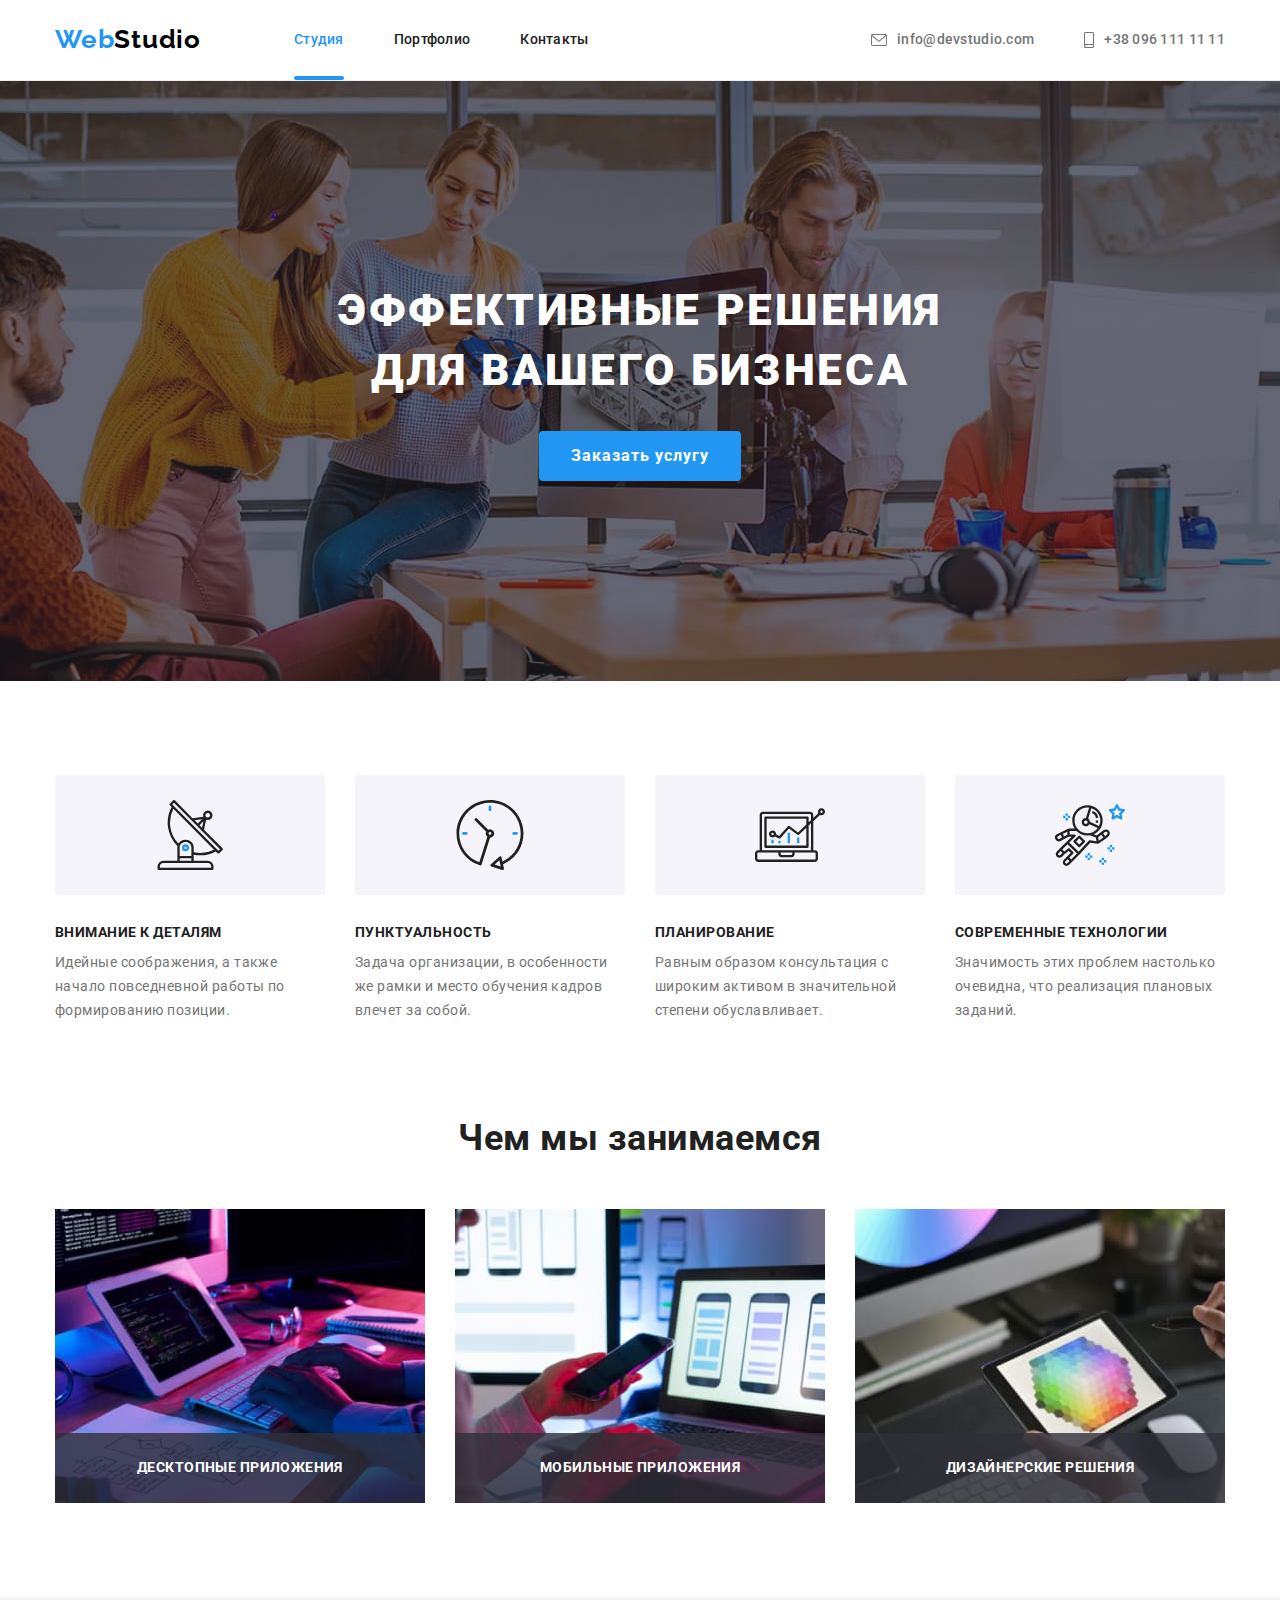
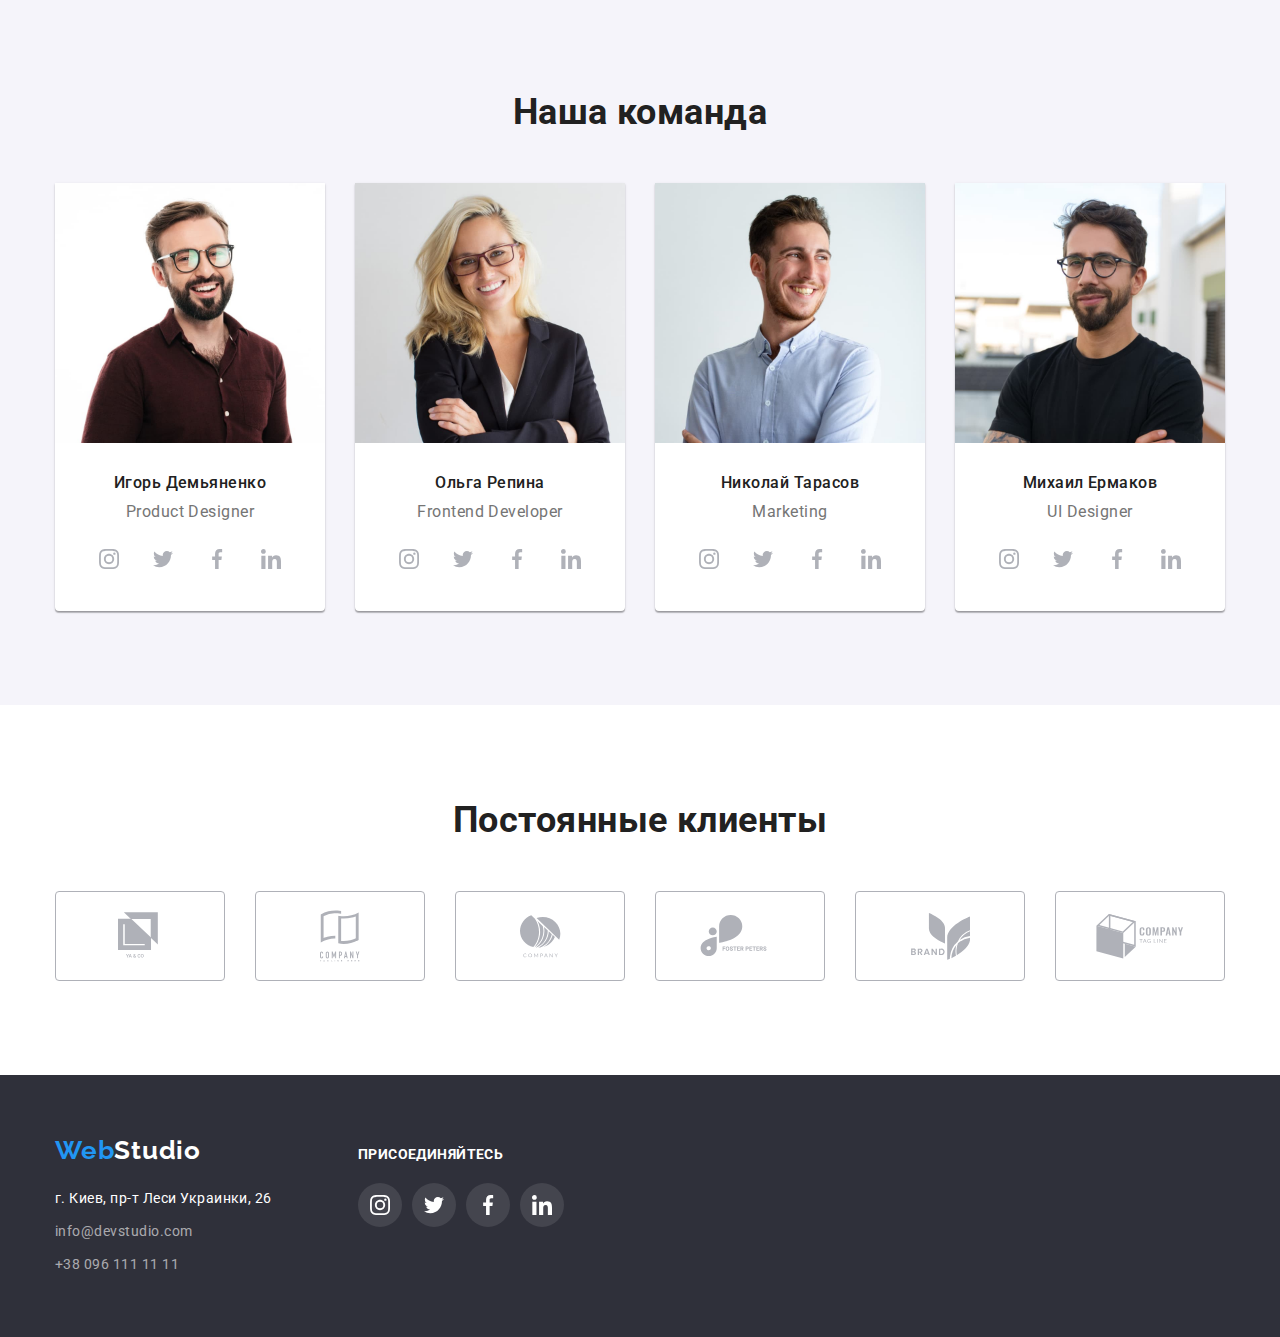
<file: index.html>
<!DOCTYPE html>
<html lang="ru">
<head>
    <meta charset="UTF-8">
    <meta name="viewport" content="width=device-width, initial-scale=1.0">
    <title>Web Studio</title>
    <link rel="preconnect" href="https://fonts.gstatic.com">
    <link href="https://fonts.googleapis.com/css2?family=Raleway:wght@700&family=Roboto:wght@400;500;700;900&display=swap"
          rel="stylesheet">
    <link rel="stylesheet" href="./css/normalize.css">
    <link rel="stylesheet" href="./css/main.css">
    <link rel="stylesheet" href="./css/style.css">
</head>
<body>
    <header>
        <div class="container">
            <nav class="header-nav">
                <a class="logo" href="./index.html">Web<span class="logo-black">Studio</span></a>
                <ul class="list-nav">
                    <li>
                        <a class="current" href="./index.html">Студия</a>
                    </li>
                    <li>
                        <a href="./portfolio.html">Портфолио</a>
                    </li>
                    <li>
                        <a href="#">Контакты</a>
                    </li>
                </ul>
            </nav>
            
            <ul class="header-contacts">
                <li>
                    <a href="mailto:info@devstudio.com">
                        <svg class="header-icon" width="16" height="12">
                            <use href="./images/icons.svg#icon-mail"></use>
                        </svg>
                        info@devstudio.com
                    </a>
                </li>
                <li>
                    <a href="tel:+380961111111">
                        <svg class="header-icon" width="10" height="16">
                            <use href="./images/icons.svg#icon-phone"></use>
                        </svg>
                        +38 096 111 11 11
                    </a>
                </li>
            </ul>
        </div>
    </header>

    <main>
        <section class="section-hero">
            <div class="container">
                <h1>Эффективные решения для вашего бизнеса</h1>
                <button class="button-hero" data-modal-open>Заказать услугу</button>
            </div>
        </section>

        <section class="section-benefits">
            <div class="container">
                <h2 class="visually-hidden">Наші переваги</h2>
                <ul class="benefits">

                    <li class="benefits-item">
                        <div class="benefits-img">
                            <svg class="benefits-icon">
                                <use href="./images/icons.svg#icon-antenna"></use>
                            </svg>
                        </div>
                        <h3>Внимание к деталям</h3>
                        <p>Идейные соображения, а также начало повседневной работы по формированию позиции.</p>
                    </li>

                    <li class="benefits-item">
                        <div class="benefits-img">
                            <svg class="benefits-icon">
                                <use href="./images/icons.svg#icon-clock"></use>
                            </svg>
                        </div>
                        <h3>Пунктуальность</h3>
                        <p>Задача организации, в особенности же рамки и место обучения кадров влечет за собой.</p>
                    </li>

                    <li class="benefits-item">
                        <div class="benefits-img">
                            <svg class="benefits-icon">
                                <use href="./images/icons.svg#icon-diagram"></use>
                            </svg>
                        </div>
                        <h3>Планирование</h3>
                        <p>Равным образом консультация с широким активом в значительной степени обуславливает.</p>
                    </li>

                    <li class="benefits-item">
                        <div class="benefits-img">
                            <svg class="benefits-icon">
                                <use href="./images/icons.svg#icon-astronaut"></use>
                            </svg>
                        </div>
                        <h3>Современные технологии</h3>
                        <p>Значимость этих проблем настолько очевидна, что реализация плановых заданий.</p>
                    </li>

                </ul>
            </div>
        </section>

        <section>
            <div class="container">
                <h2>Чем мы занимаемся</h2>
                <ul class="activity">
                    <li>
                        <div class="activity-thumb">
                            <img src="./images/img_1.jpg" alt="Розробка" width="370">
                            <div class="activity-description">
                                <p>Десктопные приложения</p>
                            </div>
                        </div>
                    </li>
                    <li>
                        <div class="activity-thumb">
                            <img src="./images/img_2.jpg" alt="Розробка" width="370">
                            <div class="activity-description">
                                <p>Мобильные приложения</p>
                            </div>
                        </div>
                    </li>
                    <li>
                        <div class="activity-thumb">
                            <img src="./images/img_3.jpg" alt="Розробка" width="370">
                            <div class="activity-description">
                                <p>Дизайнерские решения</p>
                            </div>
                        </div>
                    </li>
                </ul>
            </div>
        </section>

        <section class="section-team">
            <div class="container">
                <h2>Наша команда</h2>
                <ul class="team">
                    <li class="team-item">
                        <img src="./images/igor.jpg" alt="Игорь Демьяненко - Product Designer" width="270">
                        <div class="team-description">
                            <h3>Игорь Демьяненко</h3>
                            <p>Product Designer</p>
                            <ul>
                                <li>
                                    <a class="social-link" href="#">
                                        <svg class="social-icon">
                                            <use href="./images/icons.svg#icon-instagram"></use>
                                        </svg>
                                    </a>
                                </li>
                                <li>
                                    <a class="social-link" href="#">
                                        <svg class="social-icon">
                                            <use href="./images/icons.svg#icon-twitter"></use>
                                        </svg>
                                    </a>
                                </li>
                                <li>
                                    <a class="social-link" href="#">
                                        <svg class="social-icon">
                                            <use href="./images/icons.svg#icon-facebook"></use>
                                        </svg>
                                    </a>
                                </li>
                                <li>
                                    <a class="social-link" href="#">
                                        <svg class="social-icon">
                                            <use href="./images/icons.svg#icon-linkedin"></use>
                                        </svg>
                                    </a>
                                </li>
                            </ul>
                        </div>
                    </li>

                    <li class="team-item">
                        <img src="./images/olga.jpg" alt="Ольга Репина - Frontend Developer" width="270">
                            <div class="team-description">
                                <h3>Ольга Репина</h3>
                                <p>Frontend Developer</p>
                                <ul>
                                    <li>
                                        <a class="social-link" href="#">
                                            <svg class="social-icon">
                                                <use href="./images/icons.svg#icon-instagram"></use>
                                            </svg>
                                        </a>
                                    </li>
                                    <li>
                                        <a class="social-link" href="#">
                                            <svg class="social-icon">
                                                <use href="./images/icons.svg#icon-twitter"></use>
                                            </svg>
                                        </a>
                                    </li>
                                    <li>
                                        <a class="social-link" href="#">
                                            <svg class="social-icon">
                                                <use href="./images/icons.svg#icon-facebook"></use>
                                            </svg>
                                        </a>
                                    </li>
                                    <li>
                                        <a class="social-link" href="#">
                                            <svg class="social-icon">
                                                <use href="./images/icons.svg#icon-linkedin"></use>
                                            </svg>
                                        </a>
                                    </li>
                                </ul>
                            </div>
                    </li>

                    <li class="team-item">
                        <img src="./images/nikolaj.jpg" alt="Николай Тарасов - Marketing" width="270">
                            <div class="team-description">
                                <h3>Николай Тарасов</h3>
                                <p>Marketing</p>
                                <ul>
                                    <li>
                                        <a class="social-link" href="#">
                                            <svg class="social-icon">
                                                <use href="./images/icons.svg#icon-instagram"></use>
                                            </svg>
                                        </a>
                                    </li>
                                    <li>
                                        <a class="social-link" href="#">
                                            <svg class="social-icon">
                                                <use href="./images/icons.svg#icon-twitter"></use>
                                            </svg>
                                        </a>
                                    </li>
                                    <li>
                                        <a class="social-link" href="#">
                                            <svg class="social-icon">
                                                <use href="./images/icons.svg#icon-facebook"></use>
                                            </svg>
                                        </a>
                                    </li>
                                    <li>
                                        <a class="social-link" href="#">
                                            <svg class="social-icon">
                                                <use href="./images/icons.svg#icon-linkedin"></use>
                                            </svg>
                                        </a>
                                    </li>
                                </ul>
                            </div>
                    </li>

                    <li class="team-item">
                        <img src="./images/michail.jpg" alt="Михаил Ермаков - UI Designer" width="270">
                            <div class="team-description">
                                <h3>Михаил Ермаков</h3>
                                <p>UI Designer</p>
                                <ul>
                                    <li>
                                        <a class="social-link" href="#">
                                            <svg class="social-icon">
                                                <use href="./images/icons.svg#icon-instagram"></use>
                                            </svg>
                                        </a>
                                    </li>
                                    <li>
                                        <a class="social-link" href="#">
                                            <svg class="social-icon">
                                                <use href="./images/icons.svg#icon-twitter"></use>
                                            </svg>
                                        </a>
                                    </li>
                                    <li>
                                        <a class="social-link" href="#">
                                            <svg class="social-icon">
                                                <use href="./images/icons.svg#icon-facebook"></use>
                                            </svg>
                                        </a>
                                    </li>
                                    <li>
                                        <a class="social-link" href="#">
                                            <svg class="social-icon">
                                                <use href="./images/icons.svg#icon-linkedin"></use>
                                            </svg>
                                        </a>
                                    </li>
                                </ul>
                            </div>
                    </li>
                </ul>
            </div>
        </section>

        <section>
            <div class="container">
                <h2>Постоянные клиенты</h2>
                <ul class="client">
                    <li>
                        <a class="client-link" href="#">
                            <svg class="client-icon" width="44" height="49">
                                <use href="./images/icons.svg#icon-yaco"></use>
                            </svg>
                        </a>
                    </li>
                    <li>
                        <a class="client-link" href="#">
                            <svg class="client-icon" width="40" height="52">
                                <use href="./images/icons.svg#icon-tagline"></use>
                            </svg>
                        </a>
                    </li>
                    <li>
                        <a class="client-link" href="#">
                            <svg class="client-icon" width="41" height="43">
                                <use href="./images/icons.svg#icon-company"></use>
                            </svg>
                        </a>
                    </li>
                    <li>
                        <a class="client-link" href="#">
                            <svg class="client-icon" width="82" height="42">
                                <use href="./images/icons.svg#icon-foster"></use>
                            </svg>
                        </a>
                    </li>
                    <li>
                        <a class="client-link" href="#">
                            <svg class="client-icon" width="59" height="47">
                                <use href="./images/icons.svg#icon-brand"></use>
                            </svg>
                        </a>
                    </li>
                    <li>
                        <a class="client-link" href="#">
                            <svg class="client-icon" width="88" height="45">
                                <use href="./images/icons.svg#icon-company_tag"></use>
                            </svg>
                        </a>
                    </li>
                </ul>
            </div>
        </section>
    </main>

    <footer>
        <div class="container">
            <div>
                <a class="logo" href="./index.html">Web<span class="logo-white">Studio</span></a>
                <address>
                    г. Киев, пр-т Леси Украинки, 26
                    <ul>
                        <li>
                            <a class="footer-contacts" href="mailto:info@devstudio.com">info@devstudio.com</a>
                        </li>
                        <li>
                            <a class="footer-contacts" href="tel:+380961111111">+38 096 111 11 11</a>
                        </li>
                    </ul>
                </address>
            </div>
            <div class="join">
                <p>присоединяйтесь</p>
                <ul>
                    <li>
                        <a class="social-link" href="#">
                            <svg class="social-icon">
                                <use href="./images/icons.svg#icon-instagram"></use>
                            </svg>
                        </a>
                    </li>
                    <li>
                        <a class="social-link" href="#">
                            <svg class="social-icon">
                                <use href="./images/icons.svg#icon-twitter"></use>
                            </svg>
                        </a>
                    </li>
                    <li>
                        <a class="social-link" href="#">
                            <svg class="social-icon">
                                <use href="./images/icons.svg#icon-facebook"></use>
                            </svg>
                        </a>
                    </li>
                    <li>
                        <a class="social-link" href="#">
                            <svg class="social-icon">
                                <use href="./images/icons.svg#icon-linkedin"></use>
                            </svg>
                        </a>
                    </li>
                </ul>
            </div>
        </div>
    </footer>

    <div data-modal class="service-backdrop is-hidden">
        <div class="service-modal">
            <button class="servise-button" data-modal-close>
                <svg class="servise-button-icon" width="30" height="30">
                    <use href="./images/icons.svg#icon-close"></use>
                </svg>
            </button>
        </div>
    </div>

    <script src="./js/modal.js"></script>
</body>
</html>
</file>
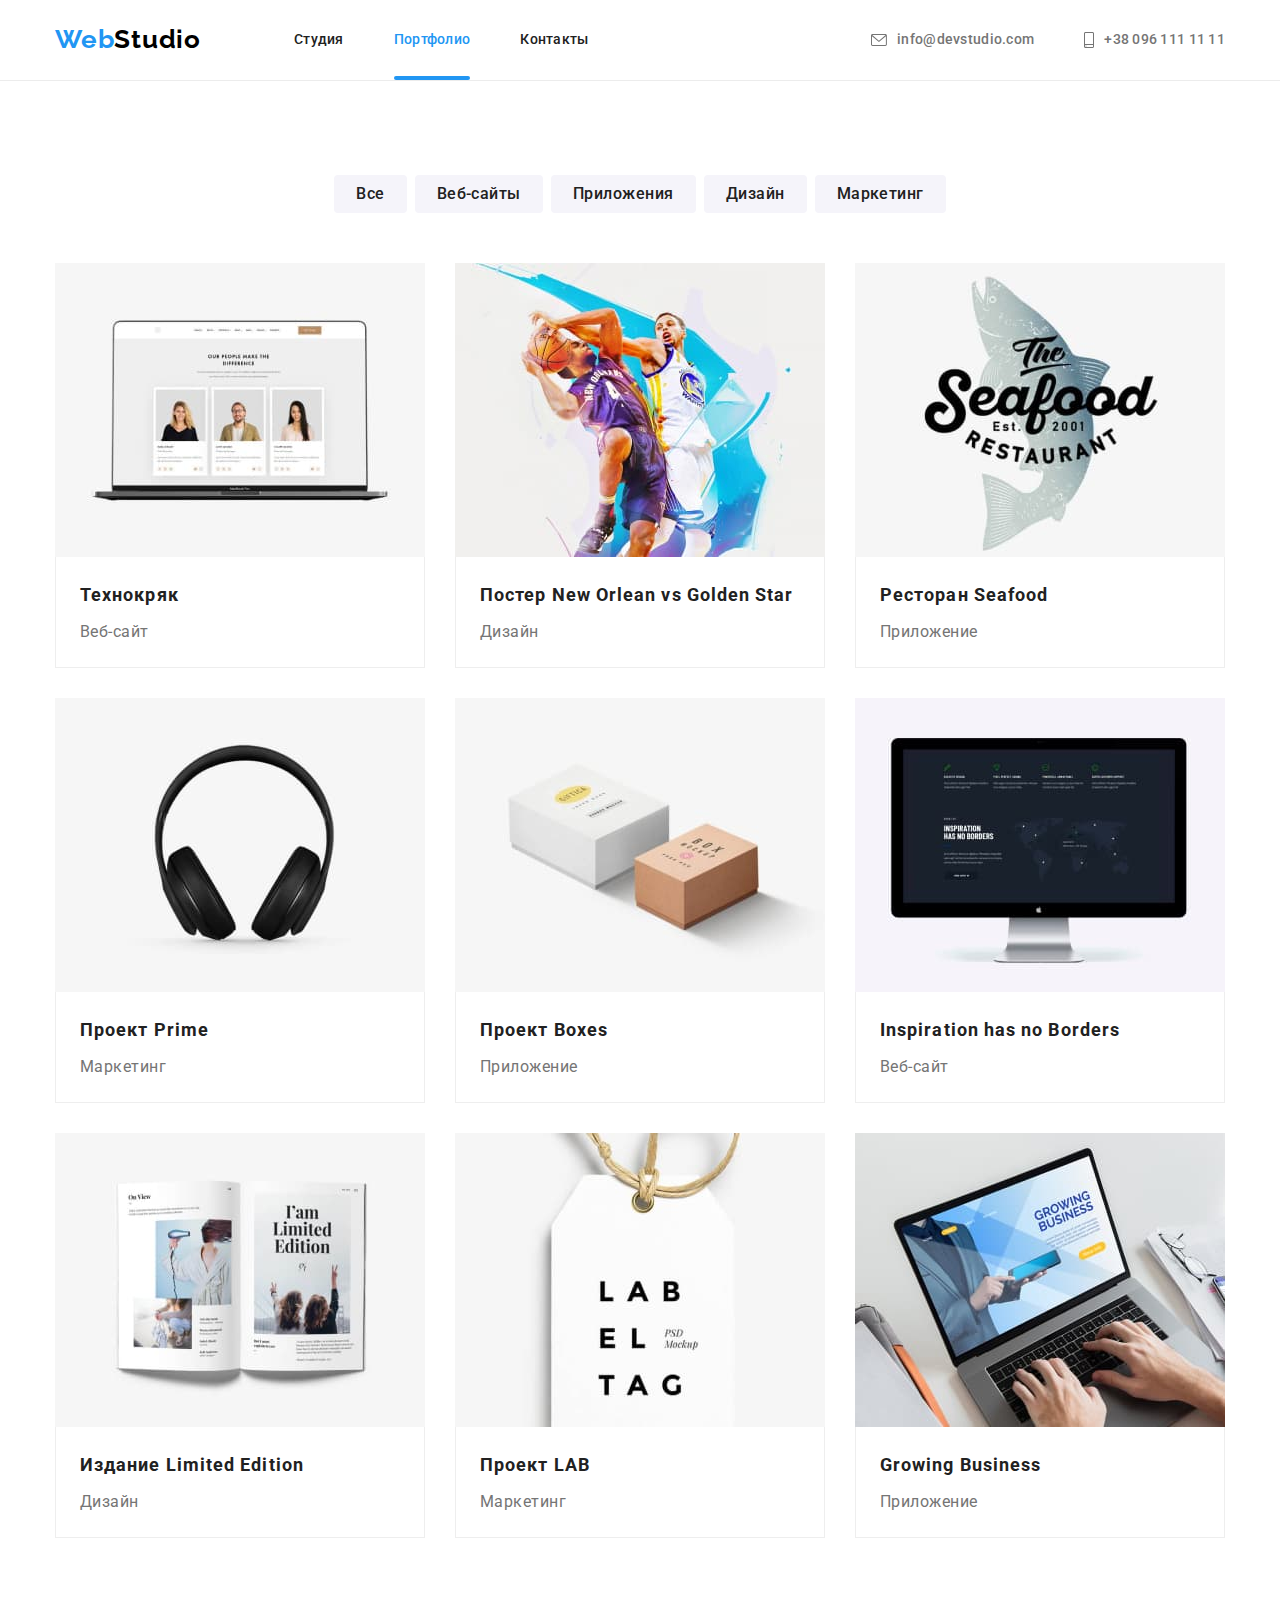
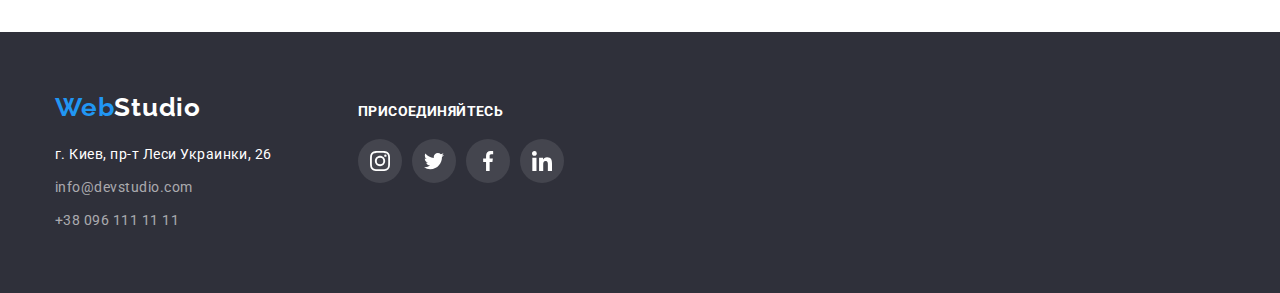
<file: portfolio.html>
<!DOCTYPE html>
<html lang="ru">

<head>
    <meta charset="UTF-8">
    <meta name="viewport" content="width=device-width, initial-scale=1.0">
    <title>Portfolio</title>
    <link rel="preconnect" href="https://fonts.gstatic.com">
    <link href="https://fonts.googleapis.com/css2?family=Raleway:wght@700&family=Roboto:wght@400;500;700;900&display=swap" 
          rel="stylesheet">
    <link rel="stylesheet" href="./css/normalize.css">
    <link rel="stylesheet" href="./css/main.css">
    <link rel="stylesheet" href="./css/style.css">
</head>

<body>
    <header>
        <div class="container">
            <nav class="header-nav">
                <a class="logo" href="./index.html">Web<span class="logo-black">Studio</span></a>
                <ul class="list-nav">
                    <li>
                        <a href="./index.html">Студия</a>
                    </li>
                    <li>
                        <a class="current" href="./portfolio.html">Портфолио</a>
                    </li>
                    <li>
                        <a href="#">Контакты</a>
                    </li>
                </ul>
            </nav>
    
            <ul class="header-contacts">
                <li>
                    <a href="mailto:info@devstudio.com">
                        <svg class="header-icon" width="16" height="12">
                            <use href="./images/icons.svg#icon-mail"></use>
                        </svg>
                        info@devstudio.com
                    </a>
                </li>
                <li>
                    <a href="tel:+380961111111">
                        <svg class="header-icon" width="10" height="16">
                            <use href="./images/icons.svg#icon-phone"></use>
                        </svg>
                        +38 096 111 11 11
                    </a>
                </li>
            </ul>
        </div>
    </header>

    <main>
        <section>
            <div class="container">
                <h1 class="visually-hidden">Реалізовані проєкти</h1>
                <ul class="button-list">
                    <li>
                        <button class="button-portfolio">Все</button>
                    </li>
                    <li>
                        <button class="button-portfolio">Веб-сайты</button>
                    </li>
                    <li>
                        <button class="button-portfolio">Приложения</button>
                    </li>
                    <li>
                        <button class="button-portfolio">Дизайн</button>
                    </li>
                    <li>
                        <button class="button-portfolio">Маркетинг</button>
                    </li>
                </ul>
                
                <ul class="projects">
                    <li class="project-item">
                        <a href="#">
                            <div class="project-thumb">
                                <img src="./images/portfolio-technokrjak.jpg" alt="Лептоп" width="370">
                                <div class="project-overlay">
                                    <p>Технокряк это современная площадка распространения коронавируса. Компании используют эту платформу для цифрового
                                    шпионажа и атак на защищённые сервера конкурентов.</p>
                                </div>
                            </div>
                            <div class="project-description">
                                <h2>Технокряк</h2>
                                <p>Веб-сайт</p>
                            </div>
                        </a>
                    </li>

                    <li class="project-item">
                        <a href="#">
                            <div class="project-thumb">
                                <img src="./images/portfolio-poster.jpg" alt="Баскетболісти" width="370">
                                <div class="project-overlay">
                                    <p>Анекдот &#9787;<br>Нікого робота програми не дивує так часто, як її творця!</p>
                                </div>
                            </div>
                            <div class="project-description">
                                <h2>Постер New Orlean vs Golden Star</h2>
                                <p>Дизайн</p>
                            </div>
                        </a>
                    </li>

                    <li class="project-item">
                        <a href="#">
                            <div class="project-thumb">
                                <img src="./images/portfolio-restoran.jpg" alt="Ресторан" width="370">
                                <div class="project-overlay">
                                    <p>Анекдот &#9787;<br>Є два способи писати безпомилкові комп’ютерні програми. І лише третій — правильний.</p>
                                </div>
                            </div>
                            <div class="project-description">
                                <h2>Ресторан Seafood</h2>
                                <p>Приложение</p>
                            </div>
                        </a>
                    </li>

                    <li class="project-item">
                        <a href="#">
                            <div class="project-thumb">
                                <img src="./images/portfolio-prime.jpg" alt="Навушники" width="370">
                                <div class="project-overlay">
                                    <p>Анекдот &#9787;<br>Я змінив би світ!.. та Господь не надає вихідних кодів…</p>
                                </div>
                            </div>
                            <div class="project-description">
                                <h2>Проект Prime</h2>
                                <p>Маркетинг</p>
                            </div>
                        </a>
                    </li>

                    <li class="project-item">
                        <a href="#">
                            <div class="project-thumb">
                                <img src="./images/portfolio-boxes.jpg" alt="Коробки" width="370">
                                <div class="project-overlay">
                                    <p>Анекдот &#9787;<br>Кепський той Error, що не мріє стати General’ом.</p>
                                </div>
                            </div>
                            <div class="project-description">
                                <h2>Проект Boxes</h2>
                                <p>Приложение</p>
                            </div>
                        </a>
                    </li>

                    <li class="project-item">
                        <a href="#">
                            <div class="project-thumb">
                                <img src="./images/portfolio-inspiration.jpg" alt="Монітор" width="370">
                                <div class="project-overlay">
                                    <p>Анекдот &#9787;<br>Знання асемблера не звільняє від пересічности…</p>
                                </div>
                            </div>
                            <div class="project-description">
                                <h2>Inspiration has no Borders</h2>
                                <p>Веб-сайт</p>
                            </div>
                        </a>
                    </li>

                    <li class="project-item">
                        <a href="#">
                            <div class="project-thumb">
                                <img src="./images/portfolio-limited.jpg" alt="Книга" width="370">
                                <div class="project-overlay">
                                    <p>Анекдот &#9787;<br>Коли комп’ютери були великими — програми були маленькими.</p>
                                </div>
                            </div>
                            <div class="project-description">
                                <h2>Издание Limited Edition</h2>
                                <p>Дизайн</p>
                            </div>
                        </a>
                    </li>

                    <li class="project-item">
                        <a href="#">
                            <div class="project-thumb">
                                <img src="./images/portfolio-LAB.jpg" alt="Бірка" width="370">
                                <div class="project-overlay">
                                    <p>Анекдот &#9787;<br>Із комбінації лінощів і логіки виходять програмісти.</p>
                                </div>
                            </div>
                            <div class="project-description">
                                <h2>Проект LAB</h2>
                                <p>Маркетинг</p>
                            </div>
                        </a>
                    </li>

                    <li class="project-item">
                        <a href="#">
                            <div class="project-thumb">
                                <img src="./images/portfolio-growing.jpg" alt="Ноутбук" width="370">
                                <div class="project-overlay">
                                    <p>Анекдот &#9787;<br>Робота програміста й шамана має багато спільного – обидва мурмочуть незрозумілі слова, виконують незрозумілі дії й не
                                    можуть пояснити, як воно працює.</p>
                                </div>
                            </div>
                            <div class="project-description">
                                <h2>Growing Business</h2>
                                <p>Приложение</p>
                            </div>
                        </a>
                    </li>
                </ul>
            </div>
        </section>
    </main>

    <footer>
        <div class="container">
            <div>
                <a class="logo" href="./index.html">Web<span class="logo-white">Studio</span></a>
                <address>
                    г. Киев, пр-т Леси Украинки, 26
                    <ul>
                        <li>
                            <a class="footer-contacts" href="mailto:info@devstudio.com">info@devstudio.com</a>
                        </li>
                        <li>
                            <a class="footer-contacts" href="tel:+380961111111">+38 096 111 11 11</a>
                        </li>
                    </ul>
                </address>
            </div>
            <div class="join">
                <p>присоединяйтесь</p>
                <ul>
                    <li>
                        <a class="social-link" href="#">
                            <svg class="social-icon">
                                <use href="./images/icons.svg#icon-instagram"></use>
                            </svg>
                        </a>
                    </li>
                    <li>
                        <a class="social-link" href="#">
                            <svg class="social-icon">
                                <use href="./images/icons.svg#icon-twitter"></use>
                            </svg>
                        </a>
                    </li>
                    <li>
                        <a class="social-link" href="#">
                            <svg class="social-icon">
                                <use href="./images/icons.svg#icon-facebook"></use>
                            </svg>
                        </a>
                    </li>
                    <li>
                        <a class="social-link" href="#">
                            <svg class="social-icon">
                                <use href="./images/icons.svg#icon-linkedin"></use>
                            </svg>
                        </a>
                    </li>
                </ul>
            </div>
        </div>
    </footer>
</body>
        
</html>
</file>
<file: css/main.css>
:root {
  --white: #ffffff;
  --black: #000000;
  --accent: #2196f3;

  --black-text: #212121;
  --grey-text: #757575;
  --grey-text-op60: rgba(255, 255, 255, 0.6);

  --icon-color: #afb1b8;

  --background-dark: #2f303a;
  --background-light: #f5f4fa;

  --border-color-header: #ececec;
  --border-color-project: #eeeeee;

  --animation-time: 250ms;
  --animation-function: cubic-bezier(0.4, 0, 0.2, 1);
}

html {
  box-sizing: border-box;
}

*,
*::before,
*::after {
  box-sizing: inherit;
}

body {
  background-color: var(--white);
  color: var(--black-text);

  font-family: "Roboto", sans-serif;
  letter-spacing: 0.03em;
}

h1 {
  color: var(--white);

  font-weight: 900;
  font-size: 44px;
  line-height: 1.36;
  text-align: center;
  letter-spacing: 0.06em;
  text-transform: uppercase;
}

h2 {
  font-weight: 700;
  font-size: 36px;
  line-height: 1.17;
}

p {
  font-weight: 400;
  color: var(--grey-text);
}

img {
  display: block;
  max-width: 100%;
}

header {
  font-weight: 500;
  font-size: 14px;
  line-height: 1.14;
  letter-spacing: 0.02em;
  border-bottom: 1px solid var(--border-color-header);
}

footer {
  background-color: var(--background-dark);
  color: var(--white);

  padding-top: 60px;
  padding-bottom: 60px;

  font-weight: 400;
  font-size: 14px;
  line-height: 1.71;
}

section {
  padding: 94px 0;
}

/* Стилі для лого */

.logo {
  font-family: "Raleway", sans-serif;
  font-weight: 700;
  font-size: 26px;
  line-height: 1.19;
  letter-spacing: 0.03em;
  text-decoration: none;

  color: var(--accent);
}

.logo-white {
  color: var(--white);
}

.logo-black {
  color: var(--black);
}

/* Стилі загальних контейнерів */

.container {
  width: 1200px;
  padding: 0 15px;
  margin-right: auto;
  margin-left: auto;
}

/* Стилі для хедера */

header .container {
  display: flex;
  justify-content: space-between;
  align-items: center;
}

header,
.header-nav {
  align-items: center;
}

.header-nav {
  display: flex;
}

.list-nav {
  display: flex;
  margin-left: 93px;
}

.list-nav li {
  margin-right: 50px;
}

.list-nav li:last-child {
  margin-right: 0px;
}

.list-nav .current {
  color: var(--accent);
}

.header-nav .logo {
  padding: 24px 0 25px;
}

.header-nav li a {
  display: inline-block;
  padding: 32px 0px;
  text-decoration: none;
  color: inherit;

  transition: color var(--animation-time) var(--animation-function);
}

.header-nav li a:hover,
.header-nav li a:focus,
.header-contacts a:hover,
.header-contacts a:focus {
  color: var(--accent);
}

.header-nav li {
  position: relative;
}

.header-nav li a::after {
  content: "";
  position: absolute;
  bottom: 0px;
  left: 0px;
  background-color: var(--accent);
  width: 100%;
  height: 4px;
  border-radius: 2px;
  opacity: 0;
  transition: opacity var(--animation-time) var(--animation-function);
}

.header-nav .current::after {
  opacity: 1;
}

.header-nav li a:hover::after,
.header-nav li a:focus::after {
  opacity: 1;
}

.header-contacts {
  display: flex;
  align-items: center;
}

.header-contacts a {
  display: flex;
  padding: 17px 0px;
  text-decoration: none;
  color: var(--grey-text);
  align-items: center;

  transition: color var(--animation-time) var(--animation-function);
}

.header-contacts li:not(:last-child) {
  margin-right: 50px;
}

.header-icon {
  fill: currentColor;
  margin-right: 10px;
}

/* Стилі для іконок соціальних мереж */

.social-link {
  width: 44px;
  height: 44px;
  border-radius: 50%;
  display: flex;
  justify-content: center;
  align-items: center;
  fill: var(--icon-color);

  transition: background-color var(--animation-time) var(--animation-function),
    fill var(--animation-time) var(--animation-function);
}

.social-icon {
  width: 20px;
  height: 20px;
  fill: inherit;
}

.social-link:hover,
.social-link:focus,
.join .social-link:hover,
.join .social-link:focus {
  background-color: var(--accent);
  fill: var(--white);
}

/* Стилі Футера */

footer address {
  margin-top: 20px;
}

footer address ul {
  margin-top: 9px;
}

footer address ul :not(:first-child) {
  margin-top: 9px;
}

footer .container {
  display: flex;
  align-items: baseline;
}

.footer-contacts {
  text-decoration: none;
  color: var(--grey-text-op60);
}

.join {
  margin-left: 86px;
}

.join p {
  font-weight: 700;
  font-size: 14px;
  line-height: 1.14;
  letter-spacing: 0.03em;
  text-transform: uppercase;
  color: var(--white);
  margin-bottom: 20px;
}

.join ul {
  display: flex;
}

.join ul :not(:last-child) {
  margin-right: 10px;
}

.join .social-link {
  background-color: rgba(255, 255, 255, 0.1);
  fill: var(--white);
}

/* BackDrop */

.service-backdrop {
  position: fixed;
  top: 0;
  left: 0;
  width: 100%;
  height: 100%;
  background-color: rgba(0, 0, 0, 0.2);

  opacity: 1;
  transition: opacity var(--animation-time) var(--animation-function);
}

.service-backdrop.is-hidden {
  opacity: 0;
  pointer-events: none;
}

.service-modal {
  position: absolute;
  top: 50%;
  left: 50%;
  transform: translateX(-50%) translateY(-50%) scale(1);
  width: 528px;
  height: 581px;
  border-radius: 4px;
  box-shadow: 0px 1px 3px rgba(0, 0, 0, 0.12), 0px 1px 1px rgba(0, 0, 0, 0.14),
    0px 2px 1px rgba(0, 0, 0, 0.2);
  background-color: var(--white);
  /* background-color: green; */

  transition: transform var(--animation-time) var(--animation-function);
}

.service-backdrop.is-hidden .service-modal {
  transform: translateX(-50%) translateY(-50%) scale(0.5);
}

.servise-button {
  position: absolute;
  top: 8px;
  right: 8px;

  background-color: var(--white);
  fill: var(--black);

  border: none;
  padding: 0px;
  width: 30px;
  height: 30px;
  border-radius: 50%;
  cursor: pointer;

  transition: fill var(--animation-time) var(--animation-function),
    background-color var(--animation-time) var(--animation-function);
}

.servise-button-icon {
  fill: inherit;
}

.servise-button:hover,
.servise-button:focus {
  fill: var(--white);
  background-color: var(--accent);
}

/* Додаткові стилі */

.visually-hidden {
  position: absolute;
  width: 1px;
  height: 1px;
  margin: -1px;
  border: 0;
  padding: 0;
  white-space: nowrap;
  clip-path: inset(100%);
  clip: rect(0 0 0 0);
  overflow: hidden;
}
</file>
<file: css/style.css>
.benefits,
.activity,
.team,
.button-list,
.projects {
  display: flex;
}

/* Секція героя */

.section-hero {
  max-width: 1600px;
  height: 600px;
  margin-left: auto;
  margin-right: auto;
  background-color: var(--background-dark);
  padding: 200px 0;
  background-image: linear-gradient(
      to right,
      rgba(47, 48, 58, 0.4),
      rgba(47, 48, 58, 0.4)
    ),
    url("../images/hero.jpg");
  background-repeat: no-repeat;
  background-position: center;
  background-size: cover;
}

.section-hero h1 {
  width: 700px;
  display: inline-block;
}

.section-hero .container {
  display: flex;
  flex-direction: column;
  align-items: center;
}

.button-hero {
  background-color: var(--accent);
  color: var(--white);
  border-radius: 4px;
  border: none;
  cursor: pointer;

  font-family: inherit;
  font-weight: 700;
  font-size: 16px;
  line-height: 1.87;
  letter-spacing: 0.06em;

  padding: 10px 32px;
  margin-top: 30px;
}

/* Наші переваги */

.section-benefits {
  padding-bottom: 0;
}

.benefits {
  flex-wrap: wrap;
  margin-left: -30px;
}

.benefits h3 {
  font-weight: 700;
  font-size: 14px;
  line-height: 1.14;
  text-transform: uppercase;
  margin-bottom: 10px;
}

.benefits p {
  font-size: 14px;
  line-height: 1.71;
}

.benefits-item {
  flex-basis: calc(100% / 4 - 30px);
  margin-left: 30px;
}

.benefits-img {
  width: 270px;
  height: 120px;
  background-color: var(--background-light);
  margin-bottom: 30px;
  border-radius: 4px;
  display: flex;
  justify-content: center;
  align-items: center;
}

.benefits-icon {
  width: 70px;
  height: 70px;
}

/* Наша діяльність */

.container > h2 {
  text-align: center;
  margin-bottom: 50px;
}

.activity {
  justify-content: space-between;
}

.activity-thumb {
  position: relative;
}

.activity-description {
  display: flex;
  justify-content: center;
  align-items: center;

  position: absolute;
  left: 0px;
  bottom: 0px;
  width: 100%;
  height: 70px;

  background: rgba(47, 48, 58, 0.8);
}

.activity-description p {
  color: var(--white);
  font-weight: 700;
  font-size: 14px;
  line-height: 1.14;
  letter-spacing: 0.03em;
  text-transform: uppercase;
}

/* Наша команда */

.section-team {
  background-color: var(--background-light);
}

.team {
  flex-wrap: wrap;
  margin-left: -30px;
}

.team h3 {
  font-weight: 500;
  font-size: 16px;
  line-height: 1.19;
  margin-bottom: 10px;
}

.team p {
  font-size: 16px;
  line-height: 1.19;
  margin-bottom: 16px;
}

.team-item {
  background-color: var(--white);
  flex-basis: calc(100% / 4 - 30px);
  margin-left: 30px;
  border-radius: 0 0 4px 4px;
  box-shadow: 0px 1px 3px rgba(0, 0, 0, 0.12), 0px 1px 1px rgba(0, 0, 0, 0.14),
    0px 2px 1px rgba(0, 0, 0, 0.2);
}

.team-item ul {
  display: flex;
}

.team-description {
  text-align: center;
  padding: 30px 32px;
}

.team-description ul :not(:last-child) {
  margin-right: 10px;
}

/* Наші клієнти */

.client {
  display: flex;
}

.client li:not(:last-child) {
  margin-right: 30px;
}

.client-link {
  display: flex;
  width: 170px;
  height: 90px;
  border: 1px solid var(--icon-color);
  border-radius: 4px;
  fill: var(--icon-color);
  justify-content: center;
  align-items: center;

  transition: fill var(--animation-time) var(--animation-function);
}

.client-icon {
  fill: inherit;
}

.client-link:hover,
.client-link:focus {
  fill: var(--accent);
  border: 1px solid var(--accent);
}

/* Кнопки портфоліо */

.button-portfolio {
  background-color: var(--background-light);
  color: inherit;
  padding: 6px 22px;
  border-radius: 4px;
  border-width: 0;

  font-family: inherit;
  font-weight: 500;
  font-size: 16px;
  line-height: 1.62;
  letter-spacing: 0.03em;

  transition: background-color var(--animation-time) var(--animation-function),
    color var(--animation-time) var(--animation-function),
    box-shadow var(--animation-time) var(--animation-function);
}

.button-portfolio:hover,
.button-portfolio:focus {
  background-color: var(--accent);
  color: var(--white);
  border-color: var(--accent);
  box-shadow: 0px 3px 1px rgba(0, 0, 0, 0.1), 0px 1px 2px rgba(0, 0, 0, 0.08),
    0px 2px 2px rgba(0, 0, 0, 0.12);
}

.button-list {
  justify-content: center;
  margin-bottom: 50px;
}

.button-list li {
  margin-right: 8px;
}

.button-list :last-child {
  margin-right: 0px;
}

/* Проекти портфоліо */

.projects h2 {
  color: var(--black-text);
  font-size: 18px;
  line-height: 2;
  letter-spacing: 0.06em;
}

.projects p {
  font-size: 16px;
  line-height: 1.87;
}

.projects a {
  text-decoration: none;
  display: block;

  transition: box-shadow var(--animation-time) var(--animation-function);
}

.projects a:hover {
  box-shadow: 0px 1px 1px rgba(0, 0, 0, 0.12), 0px 4px 4px rgba(0, 0, 0, 0.06),
    1px 4px 6px rgba(0, 0, 0, 0.16);
}

.projects {
  flex-wrap: wrap;
  margin-top: -30px;
  margin-left: -30px;
}

.project-thumb {
  position: relative;
  overflow: hidden;
}

.project-overlay {
  position: absolute;
  bottom: 0px;
  left: 0px;
  width: 100%;
  height: 100%;
  background-color: rgba(33, 150, 243, 0.9);
  padding: 63px 24px;

  transform: translateY(100%);
  transition: transform var(--animation-time) var(--animation-function);
}

.project-item:hover .project-overlay {
  transform: translateY(0);
}

.project-overlay p {
  color: var(--white);
  font-size: 18px;
  line-height: 1.56;
  letter-spacing: 0.03em;
}

.project-item {
  flex-basis: calc(100% / 3 - 30px);
  margin-top: 30px;
  margin-left: 30px;
}

.project-description {
  padding: 20px 24px;
  border-bottom: 1px solid var(--border-color-project);
  border-left: 1px solid var(--border-color-project);
  border-right: 1px solid var(--border-color-project);
}

.project-description p {
  margin-top: 4px;
}
</file>
